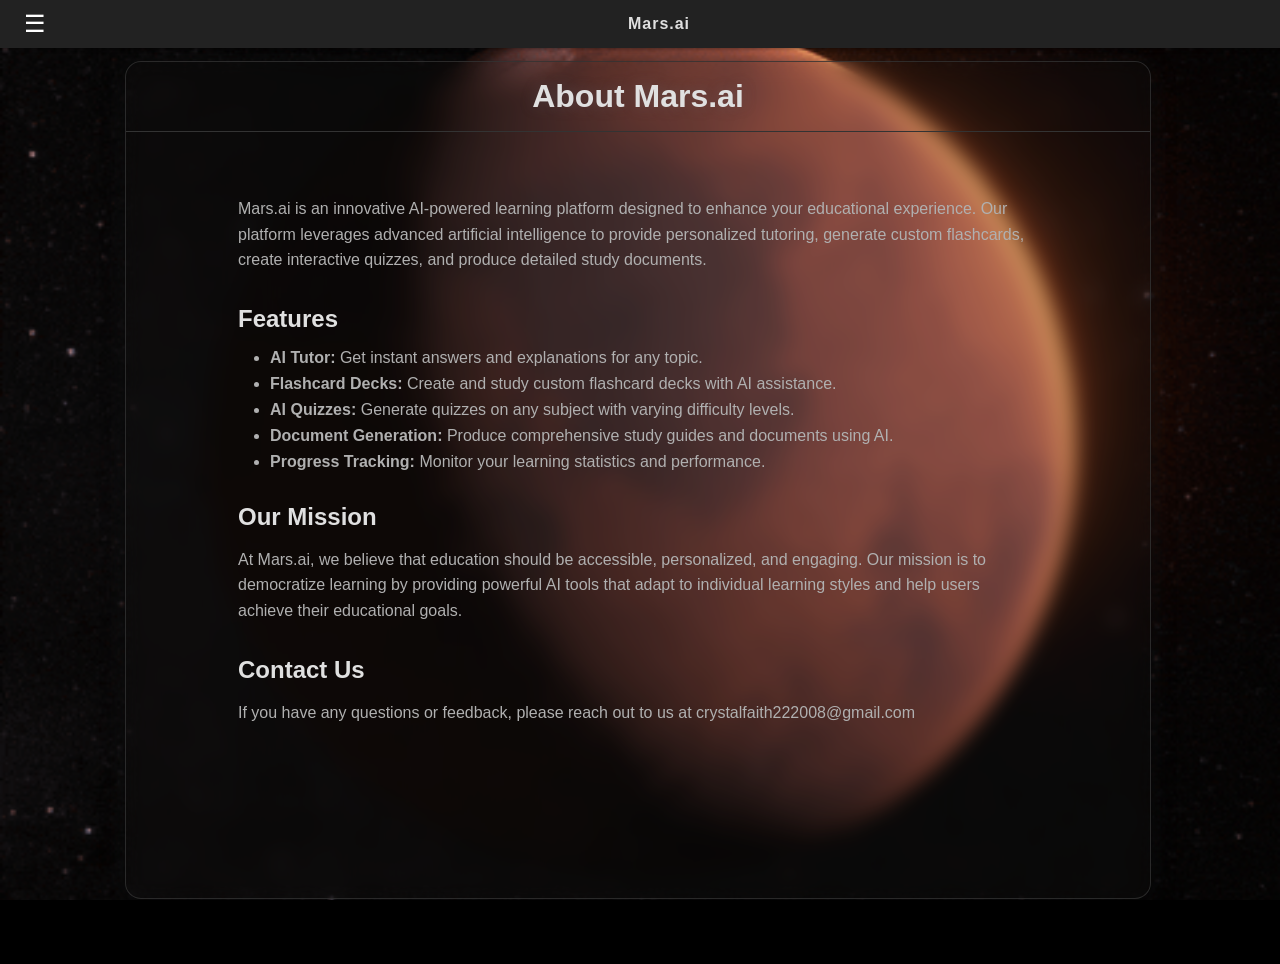
<file: about.html>
<!DOCTYPE html>
<html lang="en">
<head>
<meta charset="UTF-8">
<meta name="viewport" content="width=device-width, initial-scale=1.0">
<title>Mars.ai - About</title>
<link rel="stylesheet" href="style.css">
</head>
<body>

<div class="header">
  <button id="sidebar-toggle" style="background: none; border: none; color: white; font-size: 24px; cursor: pointer;">☰</button>
  <h1>Mars.ai</h1>
  <div></div>
</div>

<div class="sidebar">
  <nav class="nav">
    <a href="index.html" onclick="closeSidebarOnNav()">AI Tutor</a>
    <a href="decks.html" onclick="closeSidebarOnNav()">Decks</a>
    <a href="docs.html" onclick="closeSidebarOnNav()">Docs</a>
    <a href="quiz.html" onclick="closeSidebarOnNav()">Quiz</a>
    <a href="stats.html" onclick="closeSidebarOnNav()">Stats</a>
    <a href="about.html" onclick="closeSidebarOnNav()">About</a>
    <a href="terms.html" onclick="closeSidebarOnNav()">Terms</a>
    <a href="#" id="account-link">Account</a>
  </nav>
</div>

<div class="main-section">
  <div class="main-container">
    <div class="page-header">
      <h1>About Mars.ai</h1>
    </div>

    <div class="about-content">
      <p>Mars.ai is an innovative AI-powered learning platform designed to enhance your educational experience. Our platform leverages advanced artificial intelligence to provide personalized tutoring, generate custom flashcards, create interactive quizzes, and produce detailed study documents.</p>

      <h2>Features</h2>
      <ul>
        <li><strong>AI Tutor:</strong> Get instant answers and explanations for any topic.</li>
        <li><strong>Flashcard Decks:</strong> Create and study custom flashcard decks with AI assistance.</li>
        <li><strong>AI Quizzes:</strong> Generate quizzes on any subject with varying difficulty levels.</li>
        <li><strong>Document Generation:</strong> Produce comprehensive study guides and documents using AI.</li>
        <li><strong>Progress Tracking:</strong> Monitor your learning statistics and performance.</li>
      </ul>

      <h2>Our Mission</h2>
      <p>At Mars.ai, we believe that education should be accessible, personalized, and engaging. Our mission is to democratize learning by providing powerful AI tools that adapt to individual learning styles and help users achieve their educational goals.</p>

      <h2>Contact Us</h2>
      <p>If you have any questions or feedback, please reach out to us at crystalfaith222008@gmail.com</p>
    </div>
  </div>
</div>

<div class="modal" id="account-modal">
  <div class="modal-content">
    <h2>Account</h2>
    <div id="account-info">
      <!-- Account info will be loaded here -->
    </div>
  </div>
</div>

<script>
// Account modal functions
let outsideClickHandler;

function openAccountModal() {
  const modal = document.getElementById('account-modal');
  const info = document.getElementById('account-info');
  const user = JSON.parse(localStorage.getItem('currentUser'));
  if (user) {
    info.innerHTML = `<p>Signed in as: ${user.name}</p><button class="auth-btn" onclick="logout()">Logout</button><br><button onclick="closeAccountModal()" style="background: none; border: none; color: #6c757d; cursor: pointer; margin: 1rem auto 0; display: block; text-align: center;">Close</button>`;
  } else {
    info.innerHTML = `<p>Not signed in</p><button class="auth-btn" onclick="window.location.href='sign-in.html'">Sign In</button><br><button onclick="closeAccountModal()" style="background: none; border: none; color: #6c757d; cursor: pointer; margin: 1rem auto 0; display: block; text-align: center;">Close</button>`;
  }
  modal.classList.add('show');
  outsideClickHandler = function(e) {
    if (e.target.id === 'account-modal') {
      closeAccountModal();
    }
  };
  document.addEventListener('click', outsideClickHandler);
}

function closeAccountModal() {
  document.getElementById('account-modal').classList.remove('show');
  if (outsideClickHandler) {
    document.removeEventListener('click', outsideClickHandler);
    outsideClickHandler = null;
  }
}

function logout() {
  localStorage.removeItem('currentUser');
  closeAccountModal();
  window.location.href = 'sign-in.html';
}

// Event listener for account link
document.getElementById('account-link').addEventListener('click', function(e) {
  e.preventDefault();
  openAccountModal();
});

// Sidebar toggle
document.getElementById('sidebar-toggle').addEventListener('click', () => {
  document.body.classList.toggle('sidebar-open');
  localStorage.setItem('sidebarOpen', document.body.classList.contains('sidebar-open'));
});

// Close sidebar on navigation
function closeSidebarOnNav() {
  document.body.classList.remove('sidebar-open');
  localStorage.setItem('sidebarOpen', false);
}

// Initialize sidebar state
if (localStorage.getItem('sidebarOpen') === 'true') {
  document.body.classList.add('sidebar-open');
}
document.body.classList.add('sidebar-initialized');

// Close sidebar when clicking outside
document.addEventListener('click', (e) => {
  const sidebar = document.querySelector('.sidebar');
  const toggle = document.getElementById('sidebar-toggle');
  const accountModal = document.getElementById('account-modal');
  if (!sidebar.contains(e.target) && !toggle.contains(e.target) && document.body.classList.contains('sidebar-open') && !accountModal.classList.contains('show')) {
    document.body.classList.remove('sidebar-open');
    localStorage.setItem('sidebarOpen', false);
  }
});
</script>

<script>
  const toggle = document.getElementById('sidebar-toggle');
  toggle.addEventListener('click', () => {
    document.body.classList.toggle('sidebar-closed');
  });
</script>

</body>
</html>
</file>
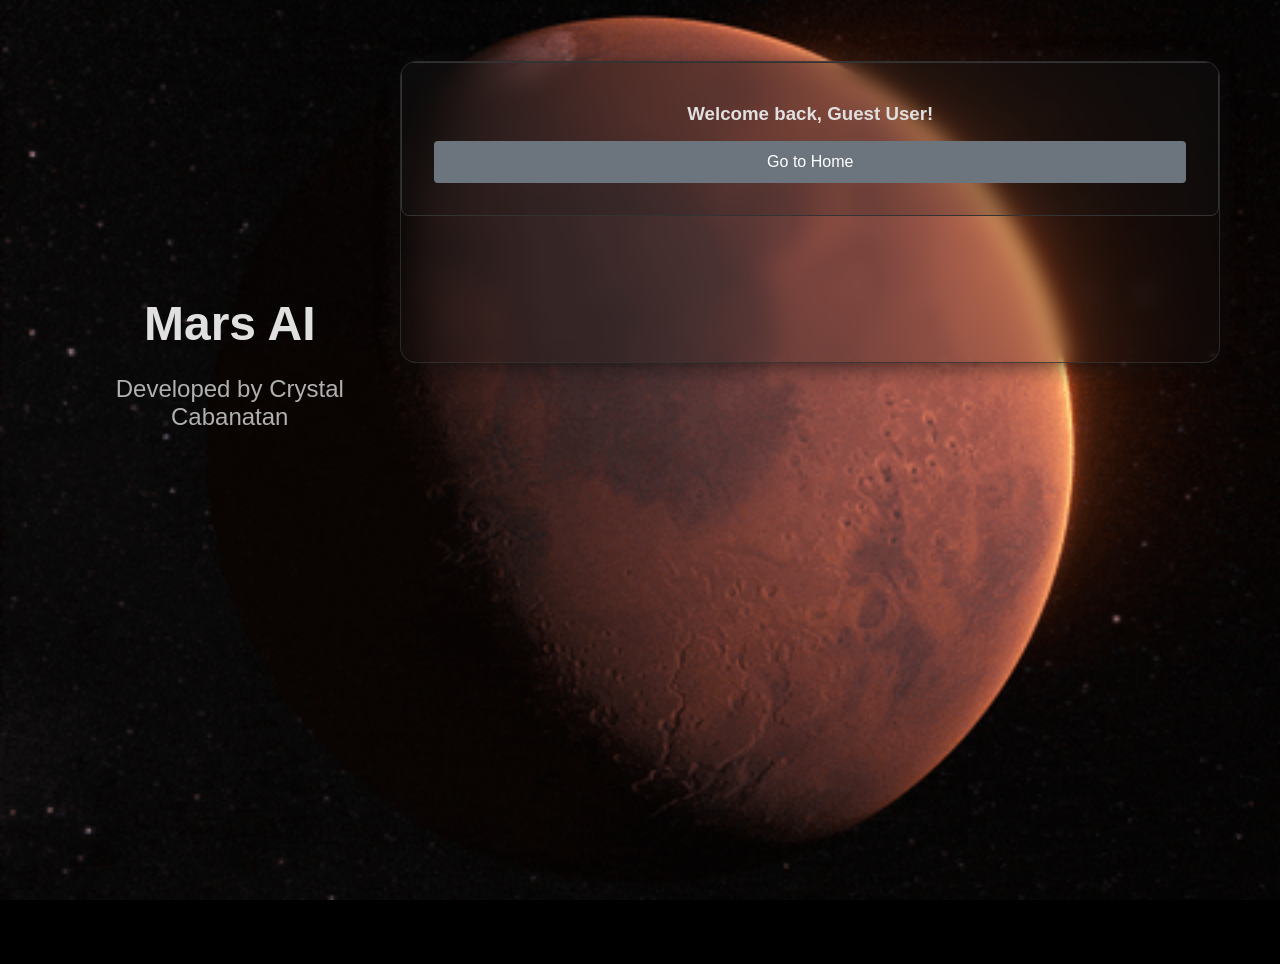
<file: sign-in.html>
<!DOCTYPE html>
<html lang="en">
<head>
<meta charset="UTF-8">
<meta name="viewport" content="width=device-width, initial-scale=1.0">
<title>Mars.ai - Sign In</title>

<link rel="stylesheet" href="style.css">
<script src="https://accounts.google.com/gsi/client" async defer></script>
</head>
<body class="sign-in-page">

<div class="main-section">
  <div class="left-panel">
    <h1>Mars AI</h1>
    <p>Developed by Crystal Cabanatan</p>
  </div>
  <div class="main-container">
  <div class="user-info" id="user-info" style="display: none;">
    <h3 id="username"></h3>
    <button class="auth-btn" onclick="window.location.href='index.html'">Go to Home</button>
  </div>

  <div id="auth-forms">
    <h2>Sign In</h2>
    <div id="google-signin-btn"></div>
  </div>
</div>

<script>
let currentUser = null;

// Show message function
function showMessage(message, type) {
  // Simple alert for now, or you can implement a proper message display
  alert(message);
}

// Check if user is already signed in
function checkAuth() {
  const user = JSON.parse(localStorage.getItem('currentUser'));
  if (user) {
    const urlParams = new URLSearchParams(window.location.search);
    const redirect = urlParams.get('redirect');
    if (redirect) {
      window.location.href = decodeURIComponent(redirect);
      return;
    }
    // Show user info instead of redirecting immediately
    document.getElementById('username').textContent = `Welcome back, ${user.name}!`;
    document.getElementById('user-info').style.display = 'block';
    document.getElementById('auth-forms').style.display = 'none';
  }
}

// Decode JWT response
function decodeJwtResponse(token) {
  var base64Url = token.split('.')[1];
  var base64 = base64Url.replace(/-/g, '+').replace(/_/g, '/');
  var jsonPayload = decodeURIComponent(atob(base64).split('').map(function(c) {
    return '%' + ('00' + c.charCodeAt(0).toString(16)).slice(-2);
  }).join(''));
  return JSON.parse(jsonPayload);
}

// Google Sign-In callback
function handleCredentialResponse(response) {
  const responsePayload = decodeJwtResponse(response.credential);
  const user = {
    id: responsePayload.sub,
    name: responsePayload.name,
    email: responsePayload.email,
    image: responsePayload.picture,
    provider: 'google'
  };

  currentUser = user;
  localStorage.setItem('currentUser', JSON.stringify(user));
  showMessage('Successfully signed in with Google!', 'success');
  setTimeout(() => {
    const urlParams = new URLSearchParams(window.location.search);
    const redirect = urlParams.get('redirect');
    window.location.href = redirect ? decodeURIComponent(redirect) : 'index.html';
  }, 2000);
}

// Logout
function logout() {
  currentUser = null;
  localStorage.removeItem('currentUser');
  window.location.href = 'sign-in.html';
}

// Initialize Google Identity Services
window.onload = function() {
  google.accounts.id.initialize({
    client_id: '431515268389-7pouo7emgdpq7185pqlsg50jvv3ushth.apps.googleusercontent.com',
    callback: handleCredentialResponse
  });

  google.accounts.id.renderButton(
    document.getElementById('google-signin-btn'),
    { theme: 'filled_black', size: 'large', text: 'signin_with', shape: 'rectangular' }
  );
};

// Initialize
checkAuth();
</script>

</body>
</html>
</file>
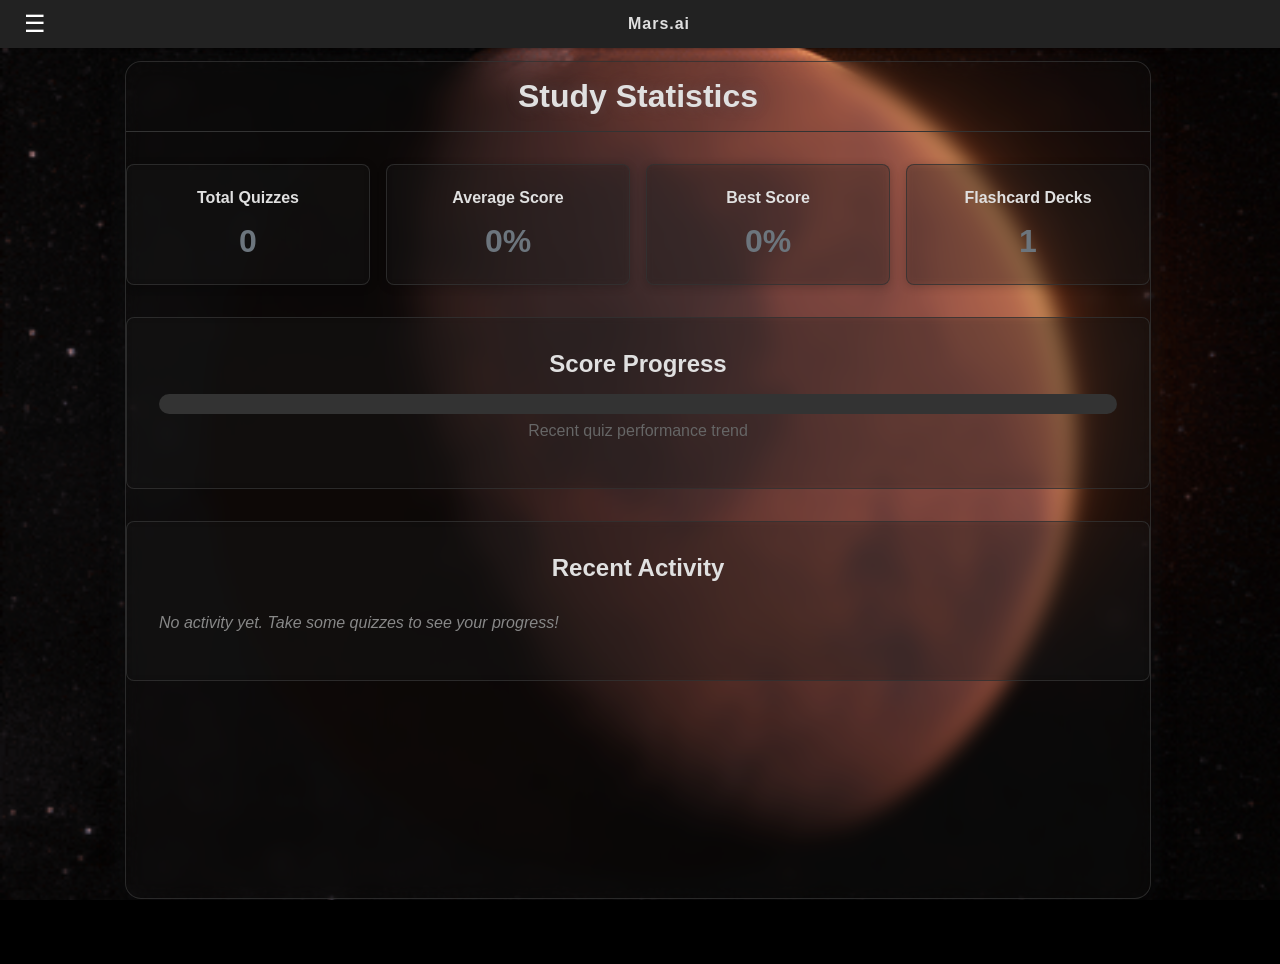
<file: stats.html>
<!DOCTYPE html>
<html lang="en">
<head>
<meta charset="UTF-8">
<meta name="viewport" content="width=device-width, initial-scale=1.0">
<title>mars.ai - Study Statistics</title>


<link rel="stylesheet" href="style.css">
</head>
<body>

<div class="header">
  <button id="sidebar-toggle" style="background: none; border: none; color: white; font-size: 24px; cursor: pointer;">☰</button>
  <h1>Mars.ai</h1>
  <div></div>
</div>

<div class="sidebar">
  <nav class="nav">
    <a href="index.html" onclick="closeSidebarOnNav()">AI Tutor</a>
    <a href="decks.html" onclick="closeSidebarOnNav()">Decks</a>
    <a href="docs.html" onclick="closeSidebarOnNav()">Docs</a>
    <a href="quiz.html" onclick="closeSidebarOnNav()">Quiz</a>
    <a href="stats.html" onclick="closeSidebarOnNav()">Stats</a>
    <a href="about.html" onclick="closeSidebarOnNav()">About</a>
    <a href="terms.html" onclick="closeSidebarOnNav()">Terms</a>
    <a href="#" id="account-link">Account</a>
  </nav>
</div>

<div class="main-section">
  <div class="main-container">
    <div class="page-header">
      <h1>Study Statistics</h1>
    </div>

    <div class="stats-grid">
      <div class="stat-card">
        <h3>Total Quizzes</h3>
        <div class="stat-value" id="total-quizzes">0</div>
      </div>
      <div class="stat-card">
        <h3>Average Score</h3>
        <div class="stat-value" id="average-score">0%</div>
      </div>
      <div class="stat-card">
        <h3>Best Score</h3>
        <div class="stat-value" id="best-score">0%</div>
      </div>
      <div class="stat-card">
        <h3>Flashcard Decks</h3>
        <div class="stat-value" id="total-decks">0</div>
      </div>
    </div>

    <div class="chart-container">
      <h2>Score Progress</h2>
      <div class="progress-bar">
        <div class="progress-fill" id="progress-fill" style="width: 0%;"></div>
      </div>
      <p style="text-align: center; margin-top: 0.5rem; color: #666;">Recent quiz performance trend</p>
    </div>

    <div class="recent-activity">
      <h2>Recent Activity</h2>
      <ul class="activity-list" id="activity-list">
        <li class="no-data">No activity yet. Take some quizzes to see your progress!</li>
      </ul>
    </div>
  </div>
</div>

<div class="modal" id="account-modal">
  <div class="modal-content">
    <h2>Account</h2>
    <div id="account-info">
      <!-- Account info will be loaded here -->
    </div>
  </div>
</div>

<script>
// Sign-in bypassed for testing
// Sign-in bypassed - auto-create guest user
let user = JSON.parse(localStorage.getItem('currentUser'));
if (!user) {
  user = { id: 'temp', name: 'Guest User' };
  localStorage.setItem('currentUser', JSON.stringify(user));
}

function loadStats() {
  const quizStats = JSON.parse(localStorage.getItem('quizStats_' + user.id)) || [];
  const decks = JSON.parse(localStorage.getItem('flashcardDecks_' + user.id)) || [];

  // Calculate stats
  const totalQuizzes = quizStats.length;
  const totalDecks = decks.length;

  let totalScore = 0;
  let bestScore = 0;

  quizStats.forEach(stat => {
    totalScore += stat.score;
    if (stat.score > bestScore) bestScore = stat.score;
  });

  const averageScore = totalQuizzes > 0 ? Math.round(totalScore / totalQuizzes) : 0;

  // Update display
  document.getElementById('total-quizzes').textContent = totalQuizzes;
  document.getElementById('average-score').textContent = `${averageScore}%`;
  document.getElementById('best-score').textContent = `${bestScore}%`;
  document.getElementById('total-decks').textContent = totalDecks;

  // Progress bar (simplified - shows average score)
  document.getElementById('progress-fill').style.width = `${averageScore}%`;

  // Recent activity
  const activityList = document.getElementById('activity-list');
  if (quizStats.length === 0) return;

  activityList.innerHTML = '';

  // Show last 10 activities
  const recentStats = quizStats.slice(-10).reverse();
  recentStats.forEach(stat => {
    const date = new Date(stat.date).toLocaleDateString();
    const item = document.createElement('li');
    item.className = 'activity-item';
    item.innerHTML = `
      <div>
        <div class="activity-type">Quiz Completed</div>
        <div class="activity-date">${date}</div>
      </div>
      <div class="activity-score">${stat.score}%</div>
    `;
    activityList.appendChild(item);
  });
}

// Load stats on page load
loadStats();

// Refresh stats every 5 seconds (in case user takes quiz in another tab)
setInterval(loadStats, 5000);

// Account modal functions
let outsideClickHandler;

function openAccountModal() {
  const modal = document.getElementById('account-modal');
  const info = document.getElementById('account-info');
  if (user && user.id !== 'temp') {
    info.innerHTML = `<p>Signed in as: ${user.name}</p><button class="auth-btn" onclick="logout()">Logout</button><br><button onclick="closeAccountModal()" style="background: none; border: none; color: #6c757d; cursor: pointer; margin: 1rem auto 0; display: block; text-align: center;">Close</button>`;
  } else {
    info.innerHTML = `<p>Guest User</p><p style="font-size: 0.85rem; color: #aaa;">Using local storage</p><br><button onclick="closeAccountModal()" style="background: none; border: none; color: #6c757d; cursor: pointer; margin: 1rem auto 0; display: block; text-align: center;">Close</button>`;
  }
  modal.classList.add('show');
  outsideClickHandler = function(e) {
    if (e.target.id === 'account-modal') {
      closeAccountModal();
    }
  };
  document.addEventListener('click', outsideClickHandler);
}

function closeAccountModal() {
  document.getElementById('account-modal').classList.remove('show');
  if (outsideClickHandler) {
    document.removeEventListener('click', outsideClickHandler);
    outsideClickHandler = null;
  }
}

function logout() {
  localStorage.removeItem('currentUser');
  // Recreate guest user
  user = { id: 'temp', name: 'Guest User' };
  localStorage.setItem('currentUser', JSON.stringify(user));
  closeAccountModal();
}

// Event listener for account link
document.getElementById('account-link').addEventListener('click', function(e) {
  e.preventDefault();
  openAccountModal();
});

// Sidebar toggle
document.getElementById('sidebar-toggle').addEventListener('click', () => {
  document.body.classList.toggle('sidebar-open');
  localStorage.setItem('sidebarOpen', document.body.classList.contains('sidebar-open'));
});

// Close sidebar on navigation
function closeSidebarOnNav() {
  document.body.classList.remove('sidebar-open');
  localStorage.setItem('sidebarOpen', false);
}

// Initialize sidebar state
if (localStorage.getItem('sidebarOpen') === 'true') {
  document.body.classList.add('sidebar-open');
}
document.body.classList.add('sidebar-initialized');

// Close sidebar when clicking outside
document.addEventListener('click', (e) => {
  const sidebar = document.querySelector('.sidebar');
  const toggle = document.getElementById('sidebar-toggle');
  const accountModal = document.getElementById('account-modal');
  if (!sidebar.contains(e.target) && !toggle.contains(e.target) && document.body.classList.contains('sidebar-open') && !accountModal.classList.contains('show')) {
    document.body.classList.remove('sidebar-open');
    localStorage.setItem('sidebarOpen', false);
  }
});
</script>

<script>
  const toggle = document.getElementById('sidebar-toggle');
  toggle.addEventListener('click', () => {
    document.body.classList.toggle('sidebar-closed');
  });
</script>

</body>
</html>
</file>
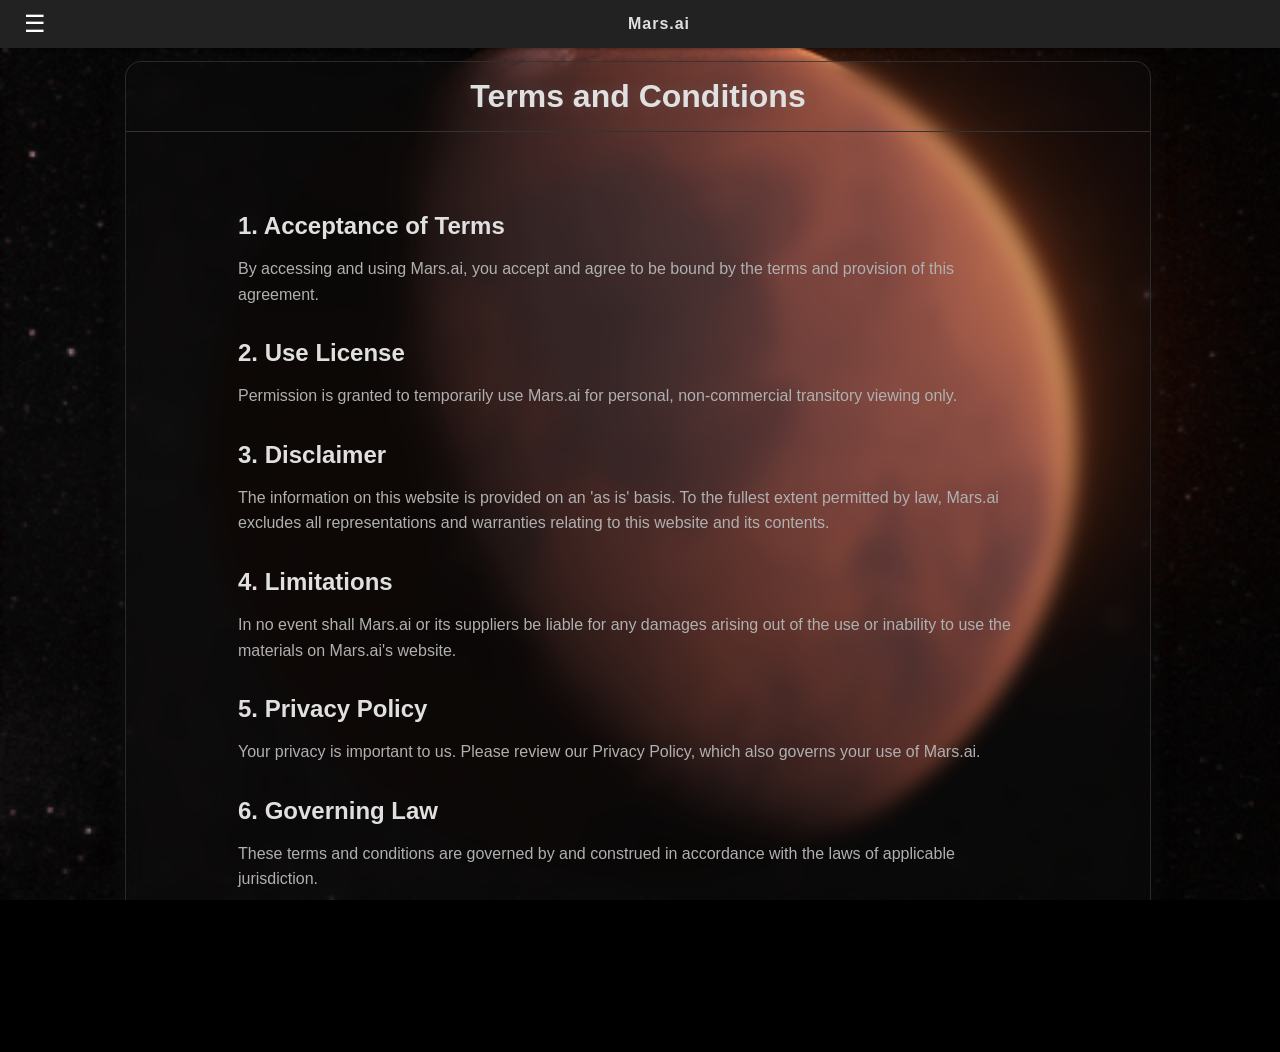
<file: terms.html>
<!DOCTYPE html>
<html lang="en">
<head>
<meta charset="UTF-8">
<meta name="viewport" content="width=device-width, initial-scale=1.0">
<title>Mars.ai - Terms and Conditions</title>
<link rel="stylesheet" href="style.css">
</head>
<body>

<div class="header">
  <button id="sidebar-toggle" style="background: none; border: none; color: white; font-size: 24px; cursor: pointer;">☰</button>
  <h1>Mars.ai</h1>
  <div></div>
</div>

<div class="sidebar">
  <nav class="nav">
    <a href="index.html" onclick="closeSidebarOnNav()">AI Tutor</a>
    <a href="decks.html" onclick="closeSidebarOnNav()">Decks</a>
    <a href="docs.html" onclick="closeSidebarOnNav()">Docs</a>
    <a href="quiz.html" onclick="closeSidebarOnNav()">Quiz</a>
    <a href="stats.html" onclick="closeSidebarOnNav()">Stats</a>
    <a href="about.html" onclick="closeSidebarOnNav()">About</a>
    <a href="terms.html" onclick="closeSidebarOnNav()">Terms</a>
    <a href="#" id="account-link">Account</a>
  </nav>
</div>

<div class="main-section">
  <div class="main-container">
    <div class="page-header">
      <h1>Terms and Conditions</h1>
    </div>

    <div class="terms-content">
      <h2>1. Acceptance of Terms</h2>
      <p>By accessing and using Mars.ai, you accept and agree to be bound by the terms and provision of this agreement.</p>

      <h2>2. Use License</h2>
      <p>Permission is granted to temporarily use Mars.ai for personal, non-commercial transitory viewing only.</p>

      <h2>3. Disclaimer</h2>
      <p>The information on this website is provided on an 'as is' basis. To the fullest extent permitted by law, Mars.ai excludes all representations and warranties relating to this website and its contents.</p>

      <h2>4. Limitations</h2>
      <p>In no event shall Mars.ai or its suppliers be liable for any damages arising out of the use or inability to use the materials on Mars.ai's website.</p>

      <h2>5. Privacy Policy</h2>
      <p>Your privacy is important to us. Please review our Privacy Policy, which also governs your use of Mars.ai.</p>

      <h2>6. Governing Law</h2>
      <p>These terms and conditions are governed by and construed in accordance with the laws of applicable jurisdiction.</p>

      <h2>7. Contact Information</h2>
      <p>If you have any questions about these Terms and Conditions, please contact us at crystalfaith222008@gmail.com</p>
    </div>
  </div>
</div>

<div class="modal" id="account-modal">
  <div class="modal-content">
    <h2>Account</h2>
    <div id="account-info">
      <!-- Account info will be loaded here -->
    </div>
  </div>
</div>

<script>
// Account modal functions
let outsideClickHandler;

function openAccountModal() {
  const modal = document.getElementById('account-modal');
  const info = document.getElementById('account-info');
  const user = JSON.parse(localStorage.getItem('currentUser'));
  if (user) {
    info.innerHTML = `<p>Signed in as: ${user.name}</p><button class="auth-btn" onclick="logout()">Logout</button><br><button onclick="closeAccountModal()" style="background: none; border: none; color: #6c757d; cursor: pointer; margin: 1rem auto 0; display: block; text-align: center;">Close</button>`;
  } else {
    info.innerHTML = `<p>Not signed in</p><button class="auth-btn" onclick="window.location.href='sign-in.html'">Sign In</button><br><button onclick="closeAccountModal()" style="background: none; border: none; color: #6c757d; cursor: pointer; margin: 1rem auto 0; display: block; text-align: center;">Close</button>`;
  }
  modal.classList.add('show');
  outsideClickHandler = function(e) {
    if (e.target.id === 'account-modal') {
      closeAccountModal();
    }
  };
  document.addEventListener('click', outsideClickHandler);
}

function closeAccountModal() {
  document.getElementById('account-modal').classList.remove('show');
  if (outsideClickHandler) {
    document.removeEventListener('click', outsideClickHandler);
    outsideClickHandler = null;
  }
}

function logout() {
  localStorage.removeItem('currentUser');
  closeAccountModal();
  window.location.href = 'sign-in.html';
}

// Event listener for account link
document.getElementById('account-link').addEventListener('click', function(e) {
  e.preventDefault();
  openAccountModal();
});

// Sidebar toggle
document.getElementById('sidebar-toggle').addEventListener('click', () => {
  document.body.classList.toggle('sidebar-open');
  localStorage.setItem('sidebarOpen', document.body.classList.contains('sidebar-open'));
});

// Close sidebar on navigation
function closeSidebarOnNav() {
  document.body.classList.remove('sidebar-open');
  localStorage.setItem('sidebarOpen', false);
}

// Initialize sidebar state
if (localStorage.getItem('sidebarOpen') === 'true') {
  document.body.classList.add('sidebar-open');
}
document.body.classList.add('sidebar-initialized');

// Close sidebar when clicking outside
document.addEventListener('click', (e) => {
  const sidebar = document.querySelector('.sidebar');
  const toggle = document.getElementById('sidebar-toggle');
  const accountModal = document.getElementById('account-modal');
  if (!sidebar.contains(e.target) && !toggle.contains(e.target) && document.body.classList.contains('sidebar-open') && !accountModal.classList.contains('show')) {
    document.body.classList.remove('sidebar-open');
    localStorage.setItem('sidebarOpen', false);
  }
});
</script>

<script>
  const toggle = document.getElementById('sidebar-toggle');
  toggle.addEventListener('click', () => {
    document.body.classList.toggle('sidebar-closed');
  });
</script>

</body>
</html>
</file>
<file: style.css>
/* Mars.ai Unified Theme */
html, body {
    margin: 0;
    padding: 0;
    height: 100%;
    width: 100%;
    background: #000 url('mars1.gif') center center / cover no-repeat fixed;
    font-family: Arial, sans-serif;
    color: #e0e0e0;
    overflow-x: hidden;
    overflow-y: auto;
}

button {
    background: #6c757d;
    color: white;
    border: none;
    border-radius: 4px;
    cursor: pointer;
    transition: 0.3s;
}

button:hover {
    background: #5a6268;
}

.header {
  background: #222;
  color: white;
  height: 48px;
  display: flex;
  align-items: center;
  justify-content: space-between;
  padding: 0 1rem;
  position: fixed;
  top: 0;
  left: 0;
  right: 0;
  z-index: 1000;
  box-shadow: 0 1px 4px rgba(0,0,0,0.4);
}

.header h1 {
  font-size: 1rem;
  font-weight: 600;
  margin: 0;
  letter-spacing: 1px;
}

.sidebar {
    position: fixed;
    top: 48px;
    left: 0;
    width: 220px;
    height: calc(100vh - 48px);
    background: rgba(26, 26, 26, 0.2);
    padding: 1rem 0;
    transition: transform 0.3s ease;
    z-index: 999;
    border-right: 1px solid #333;
    transform: translateX(-100%);
}

body.sidebar-open .sidebar {
  transform: translateX(0);
}

body:not(.sidebar-initialized) .sidebar {
  transition: none;
}


.nav {
  display: flex;
  flex-direction: column;
  gap: 0.5rem;
  padding: 0 1rem;
}

.nav a {
  color: white;
  text-decoration: none;
  padding: 0.75rem 1rem;
  border-radius: 8px;
  transition:0.3s;
}

.nav a:hover {
  background: #333;
}

#sidebar-toggle {
  background: none;
  border: none;
  color: white;
  font-size: 1.5rem;
  cursor: pointer;
  transition: all 0.3s ease;
  border-radius: 4px;
  padding: 0.5rem;
  animation: togglePulse 3s ease-in-out infinite;
}

#sidebar-toggle:hover {
  background: rgba(108, 117, 125, 0.2);
  box-shadow: 0 0 15px rgba(108, 117, 125, 0.3);
  transform: scale(1.1);
}

@keyframes togglePulse {
   0%, 100% { box-shadow: 0 0 5px rgba(108, 117, 125, 0.1); }
   50% { box-shadow: 0 0 10px rgba(108, 117, 125, 0.2); }
}

.main-section {
    min-height: 100vh;
    display: flex;
    justify-content: center;
    align-items: flex-start;
    padding: 64px 0 0;
    transition: margin-left 0.3s ease;
}

.main-container {
    background: rgba(26, 26, 26, 0.2);
    backdrop-filter: blur(10px);
    -webkit-backdrop-filter: blur(10px);
    border: 1px solid rgba(51, 51, 51, 0.8);
    border-radius: 16px;
    box-shadow: 0 4px 20px rgba(0,0,0,0.5), 0 0 30px rgba(108, 117, 125, 0.1);
    width: clamp(350px, 80vw, 1200px);
    min-height: calc(100vh - 64px);
    padding: 0;
    margin-left: 15px;
    margin-right: 20px;
    margin-top: -3px;
    display: flex;
    flex-direction: column;
    animation: quizFormBounce 0.8s ease-out 0.1s both;
    transition: box-shadow 0.3s ease;
    overflow-y: auto;
}

.main-container:hover {
  box-shadow: 0 4px 20px rgba(0,0,0,0.5), 0 0 40px rgba(108, 117, 125, 0.2);
}

@keyframes slideInUp {
   from {
      opacity: 0;
      transform: translateY(30px);
   }
   to {
      opacity: 1;
      transform: translateY(0);
   }
}

@keyframes glowPulse {
   from { box-shadow: 0 4px 20px rgba(0,0,0,0.5), 0 0 30px rgba(108, 117, 125, 0.1); }
   to { box-shadow: 0 4px 20px rgba(0,0,0,0.5), 0 0 35px rgba(108, 117, 125, 0.15); }
}

body.sidebar-open .main-section {
    margin-left: 220px;
    filter: blur(5px);
}

body.sidebar-open::before {
    content: '';
    position: fixed;
    top: 0;
    left: 0;
    width: 100%;
    height: 100%;
    background: transparent;
    z-index: 998;
    pointer-events: none;
}

body.right-sidebar-open .main-section {
    margin-right: 220px;
    filter: blur(5px);
}

body.right-sidebar-open::before {
    content: '';
    position: fixed;
    top: 0;
    left: 0;
    width: 100%;
    height: 100%;
    background: transparent;
    z-index: 998;
    pointer-events: none;
}

.sign-in-page .main-section {
    justify-content: space-between;
}

.left-panel {
   text-align: center;
   position: static;
   font-size: clamp(0.8rem, 2vw, 1.2rem);
   margin-top: 100px;
   margin-left: 30px;
   padding: 2rem;
   color: #e0e0e0;
}

.left-panel h1 {
   font-size: clamp(1.5rem, 5vw, 3rem);
   position: static;
   margin-top: 100px;
   margin-left: 30px;
   margin-bottom: 0.5rem;
}

.left-panel p {
   font-size: clamp(0.8rem, 2vw, 1.5rem);
   position: static;
   margin-left: 30px;
   color: #b0b0b0;
}

h1, h2, h3 {
  color: #e0e0e0;
  font-weight: 600;
  margin: 0.5rem 0 1rem 0;
  text-align: center;
}

::-webkit-scrollbar {
  width: 8px;
}
::-webkit-scrollbar-thumb {
  background: #444;
  border-radius: 4px;
}

@keyframes fadeIn {
  from { opacity: 0; transform: translateY(10px); }
  to { opacity: 1; transform: translateY(0); }
}

@media (max-width: 768px) {
  .sidebar {
    transform: translateX(-100%);
  }
  body.sidebar-open .sidebar {
    transform: translateX(0);
  }
  body.sidebar-open .main-section {
    margin-left: 0;
    backdrop-filter: blur(8px);
    -webkit-backdrop-filter: blur(8px);
    opacity: 0.7;
    transition: backdrop-filter 0.3s ease, opacity 0.3s ease;
  }

  .google-docs-paper {
    width: 95%;
    max-width: none;
    margin: 1rem auto;
    min-height: auto;
  }

  #document-content {
    font-size: 10pt;
    line-height: 1.3;
  }
}

/* Chat Interface Styles */
.messages {
   flex: 1;
   overflow-y: auto;
   padding: 1rem 1.5rem 1rem 1rem;
   display: flex;
   flex-direction: column;
   gap: 1rem;
}

.message {
  display: flex;
  align-items: flex-start;
  gap: 0.5rem;
  margin-bottom: 1rem;
}

.message.user {
  justify-content: flex-end;
}

.message.bot {
  justify-content: flex-start;
}

.avatar {
  width: 40px;
  height: 40px;
  border-radius: 50%;
  flex-shrink: 0;
  object-fit: cover;
}

.bubble {
     max-width: 85%;
     padding: 0.75rem 1rem;
     border-radius: 18px;
     word-wrap: break-word;
     line-height: 1.4;
     text-align: left;
     position: relative;
}

.bubble p {
   margin: 0.5rem 0;
   padding: 0.5rem 0;
   border-bottom: 1px solid rgba(255,255,255,0.1);
}

.bubble p:first-child {
   margin-top: 0;
   padding-top: 0;
}

.bubble p:last-child {
   margin-bottom: 0;
   padding-bottom: 0;
   border-bottom: none;
}

.message.user .bubble {
   background: #6c757d;
   color: white;
   border-bottom-right-radius: 4px;
   text-align: right;
}

.message.bot .bubble {
   background: #333;
   color: #e0e0e0;
   border-bottom-left-radius: 4px;
}

.copy-btn {
   position: absolute;
   bottom: 5px;
   right: 5px;
   background: none;
   border: none;
   color: #888;
   cursor: pointer;
   opacity: 0.7;
   padding: 2px;
   border-radius: 3px;
   transition: opacity 0.2s;
}

.copy-btn:hover {
   opacity: 1;
   background: rgba(255, 255, 255, 0.1);
}


.input-area {
   border-radius: 20px;
   display: flex;
   gap: 0.5rem;
   align-items: center;
   padding: 1rem;
   padding-right: 1.5rem;
   border-top: 1px solid #333;
   background: #1a1a1a;
}

.input-area input[type="text"] {
  flex: 1;
  padding: 0.75rem 1rem;
  border: 1px solid #444;
  border-radius: 20px;
  background: #222;
  color: #e0e0e0;
  font-size: 1rem;
}

.input-area input[type="text"]:focus {
  outline: none;
  border-color: #6c757d;
  box-shadow: 0 0 15px rgba(108, 117, 125, 0.4), 0 0 30px rgba(108, 117, 125, 0.2);
}

.input-area button {
  padding: 0.75rem 1rem;
  border: none;
  border-radius: 20px;
  background: #6c757d;
  color: white;
  cursor: pointer;
  font-size: 1rem;
  transition: all 0.3s ease;
  box-shadow: 0 0 10px rgba(108, 117, 125, 0.3);
}

.input-area button:hover {
   background: #5a6268;
   box-shadow: 0 0 20px rgba(108, 117, 125, 0.5), 0 0 30px rgba(108, 117, 125, 0.3);
   transform: translateY(-1px);
}

.input-area button svg {
   vertical-align: middle;
   border-radius: 50%;
}

.input-area button:last-child {
   margin-right: 0.5rem;
}

.chat-header {
   text-align: center;
   padding: 1rem 0;
   border-bottom: 1px solid #333;
   margin-bottom: 2rem;
   animation: chatHeaderSlide 0.7s ease-out 0.1s both;
}

.chat-header h1 {
  font-size: 1.5rem;
  margin: 0;
  animation: chatTitlePulse 2s ease-in-out infinite;
}

@keyframes chatHeaderSlide {
   from {
      opacity: 0;
      transform: translateY(-20px) scale(0.95);
   }
   to {
      opacity: 1;
      transform: translateY(0) scale(1);
   }
}

@keyframes chatTitlePulse {
   0%, 100% {
      text-shadow: 0 0 5px rgba(108, 117, 125, 0.3);
   }
   50% {
      text-shadow: 0 0 15px rgba(108, 117, 125, 0.6), 0 0 25px rgba(108, 117, 125, 0.3);
   }
}

/* Page Headers */
.page-header {
  text-align: center;
  padding: 1rem 0;
  border-bottom: 1px solid #333;
  margin-bottom: 2rem;
  animation: headerSlideDown 0.8s ease-out;
}

.page-header h1 {
  font-size: 2rem;
  margin: 0;
  animation: titleGlow 1.5s ease-out 0.3s both;
}

@keyframes headerSlideDown {
   from {
      opacity: 0;
      transform: translateY(-30px);
   }
   to {
      opacity: 1;
      transform: translateY(0);
   }
}

@keyframes titleGlow {
   0% {
      text-shadow: 0 0 10px rgba(108, 117, 125, 0.5);
      transform: scale(0.9);
   }
   50% {
      text-shadow: 0 0 20px rgba(108, 117, 125, 0.8), 0 0 30px rgba(108, 117, 125, 0.4);
      transform: scale(1.05);
   }
   100% {
      text-shadow: 0 0 15px rgba(108, 117, 125, 0.3);
      transform: scale(1);
   }
}

/* Decks Page */
.create-deck {
   margin-bottom: 2rem;
   padding: 1rem;
   background: rgba(26, 26, 26, 0.2);
   border-radius: 8px;
   border: 1px solid #333;
   animation: deckFormSlide 0.7s ease-out 0.2s both;
}

@keyframes deckFormSlide {
   from {
      opacity: 0;
      transform: translateX(-50px) rotate(-2deg);
   }
   to {
      opacity: 1;
      transform: translateX(0) rotate(0deg);
   }
}

.create-deck form {
  display: flex;
  gap: 1rem;
  align-items: center;
}

.create-deck input {
  flex: 1;
  padding: 0.75rem;
  border: 1px solid #444;
  border-radius: 4px;
  background: #222;
  color: #e0e0e0;
}

.create-deck input:focus {
  outline: none;
  border-color: #6c757d;
}

.create-deck button {
  padding: 0.75rem 1.5rem;
  background: #6c757d;
  color: white;
  border: none;
  border-radius: 4px;
  cursor: pointer;
  transition:0.3s;
}

.create-deck button:hover {
  background: #5a6268;
}

.decks-grid {
  display: grid;
  grid-template-columns: repeat(auto-fill, minmax(250px, 1fr));
  gap: 1rem;
}

.deck-card {
    background: rgba(26, 26, 26, 0.2);
    backdrop-filter: blur(5px);
    -webkit-backdrop-filter: blur(5px);
    border: 1px solid rgba(51, 51, 51, 0.8);
    border-radius: 8px;
    padding: 1.5rem;
    transition: all 0.3s ease;
    box-shadow: 0 2px 10px rgba(0,0,0,0.2);
    animation: cardFloat 6s ease-in-out infinite;
}

.deck-card:hover {
  transform: translateY(-4px) scale(1.02);
  box-shadow: 0 8px 25px rgba(108, 117, 125, 0.3), 0 0 40px rgba(108, 117, 125, 0.1);
  border-color: #6c757d;
}

@keyframes cardFloat {
   0%, 100% { transform: translateY(0px); }
   50% { transform: translateY(-2px); }
}

.deck-card h3 {
  margin: 0 0 0.5rem 0;
  color: #e0e0e0;
}

.deck-card p {
  margin: 0 0 1rem 0;
  color: #b0b0b0;
}

.deck-actions {
  display: flex;
  gap: 0.5rem;
}

.deck-actions button {
  flex: 1;
  padding: 0.5rem;
  border: none;
  border-radius: 4px;
  cursor: pointer;
  font-size: 0.9rem;
  transition:0.3s;
}

.deck-actions button:first-child {
  background: #6c757d;
  color: white;
}

.deck-actions button:first-child:hover {
  background: #5a6268;
}

.deck-actions button:nth-child(2) {
  background: #6c757d;
  color: white;
}

.deck-actions button:nth-child(2):hover {
  background: #5a6268;
}

.deck-actions button.delete {
  background: #6c757d;
  color: white;
}

.deck-actions button.delete:hover {
   background: #5a6268;
 }

/* Documents Page */
.create-doc {
   margin-bottom: 2rem;
   padding: 1rem;
   background: rgba(26, 26, 26, 0.2);
   border-radius: 8px;
   border: 1px solid #333;
   animation: docFormSlide 0.7s ease-out 0.2s both;
}

@keyframes docFormSlide {
   from {
      opacity: 0;
      transform: translateX(-50px) rotate(-2deg);
   }
   to {
      opacity: 1;
      transform: translateX(0) rotate(0deg);
   }
}

.create-doc button {
   padding: 0.75rem 1.5rem;
   background: #6c757d;
   color: white;
   border: none;
   border-radius: 4px;
   cursor: pointer;
   transition:0.3s;
}

.create-doc button:hover {
   background: #5a6268;
}

.documents-list {
   display: grid;
   grid-template-columns: repeat(auto-fill, minmax(250px, 1fr));
   gap: 1rem;
}

.doc-card {
    background: rgba(26, 26, 26, 0.2);
    backdrop-filter: blur(5px);
    -webkit-backdrop-filter: blur(5px);
    border: 1px solid rgba(51, 51, 51, 0.8);
    border-radius: 8px;
    padding: 1.5rem;
    transition: all 0.3s ease;
    box-shadow: 0 2px 10px rgba(0,0,0,0.2);
    animation: cardFloat 6s ease-in-out infinite;
}

.doc-card:hover {
   transform: translateY(-4px) scale(1.02);
   box-shadow: 0 8px 25px rgba(108, 117, 125, 0.3), 0 0 40px rgba(108, 117, 125, 0.1);
   border-color: #6c757d;
}

.doc-card h3 {
   margin: 0 0 0.5rem 0;
   color: #e0e0e0;
}

.doc-card p {
   margin: 0 0 1rem 0;
   color: #b0b0b0;
}

.doc-actions {
   display: flex;
   gap: 0.5rem;
}

.doc-actions button {
   flex: 1;
   padding: 0.5rem;
   border: none;
   border-radius: 4px;
   cursor: pointer;
   font-size: 0.9rem;
   transition:0.3s;
}

.doc-actions button:first-child {
   background: #6c757d;
   color: white;
}

.doc-actions button:first-child:hover {
   background: #5a6268;
}

.doc-actions button:nth-child(2) {
   background: #6c757d;
   color: white;
}

.doc-actions button:nth-child(2):hover {
   background: #5a6268;
}

.doc-actions button.delete {
   background: #6c757d;
   color: white;
}

.doc-actions button.delete:hover {
   background: #5a6268;
 }

/* Documents page specific container adjustments */
#list-view,
#document-view {
   height: auto;
   min-height: calc(100vh - 64px);
   overflow-y: auto;
   max-height: calc(100vh - 64px);
 }

/* Study modal specific styling */
#study-modal .modal-content {
   max-width: 700px;
 }

/* AI generation section styling */
#deck-modal h3:nth-of-type(2) {
   margin-top: 2rem;
   padding-top: 1rem;
   border-top: 1px solid #444;
   color: #e0e0e0;
 }

#ai-content-text, #ai-content-file {
   margin-bottom: 1rem;
 }

#regenerate-prompt {
   margin-bottom: 1rem;
 }

/* Modals */
.modal {
  display: none;
  position: fixed;
  top: 0;
  left: 0;
  width: 100%;
  height: 100%;
  background: rgba(0,0,0,0.8);
  z-index: 2000;
  align-items: center;
  justify-content: center;
  padding: 1rem;
  box-sizing: border-box;
}

.modal.show {
  display: flex;
}

.modal-content {
    background: rgba(26, 26, 26, 0.95);
    backdrop-filter: blur(15px);
    -webkit-backdrop-filter: blur(15px);
    border-radius: 12px;
    padding: 2rem;
    max-width: 600px;
    width: 90%;
    max-height: 80vh;
    overflow-y: auto;
    border: 1px solid rgba(108, 117, 125, 0.5);
    box-shadow: 0 8px 32px rgba(0,0,0,0.6), 0 0 60px rgba(108, 117, 125, 0.2);
    animation: modalFadeIn 0.4s ease-out;
}

.modal-content h2 {
  margin-top: 0;
  color: #e0e0e0;
}

.modal-content form {
  display: flex;
  flex-direction: column;
  gap: 1rem;
}

.modal-content input,
.modal-content textarea {
  padding: 0.75rem;
  border: 1px solid #444;
  border-radius: 4px;
  background: #222;
  color: #e0e0e0;
}

.modal-content input:focus,
.modal-content textarea:focus {
  outline: none;
  border-color: #6c757d;
}

.modal-content textarea {
  resize: vertical;
  min-height: 100px;
}

.flashcards {
  margin: 1rem 0;
}

.flashcard {
  background: #222;
  padding: 1rem;
  border-radius: 4px;
  margin-bottom: 0.5rem;
  border: 1px solid #333;
}

.flashcard-actions {
  margin-top: 0.5rem;
  display: flex;
  gap: 0.5rem;
}

.add-flashcard-btn {
  padding: 0.75rem 1.5rem;
  background: #6c757d;
  color: white;
  border: none;
  border-radius: 4px;
  cursor: pointer;
  transition:0.3s;
  margin-top: 1rem;
}

.add-flashcard-btn:hover {
   background: #5a6268;
 }

.add-flashcard-btn:disabled {
   background: #444;
   cursor: not-allowed;
 }

.flashcard-actions button {
  padding: 0.25rem 0.5rem;
  border: none;
  border-radius: 4px;
  cursor: pointer;
  font-size: 0.8rem;
}

.flashcard-actions button:first-child {
  background: #6c757d;
  color: white;
}

.flashcard-actions button.delete {
  background: #6c757d;
  color: white;
}

.modal-actions {
  display: flex;
  gap: 1rem;
  justify-content: flex-end;
  margin-top: 1rem;
}

.modal-actions button {
  padding: 0.75rem 1.5rem;
  border: none;
  border-radius: 4px;
  cursor: pointer;
}

.modal-actions button:first-child {
  background: #6c757d;
  color: white;
}

.modal-actions button:last-child {
  background: #6c757d;
  color: white;
}

/* Quiz Page */
.quiz-generator {
   margin-bottom: 2rem;
   padding: 1rem;
   background: rgba(26, 26, 26, 0.2);
   backdrop-filter: blur(5px);
   -webkit-backdrop-filter: blur(5px);
   border-radius: 8px;
   border: 1px solid rgba(51, 51, 51, 0.8);
   animation: quizFormBounce 0.8s ease-out 0.1s both;
}

@keyframes quizFormBounce {
   0% {
      opacity: 0;
      transform: scale(0.8) translateY(20px);
   }
   50% {
      transform: scale(1.05) translateY(-5px);
   }
   100% {
      opacity: 1;
      transform: scale(1) translateY(0);
   }
}

.quiz-generator form {
  display: flex;
  flex-direction: column;
  gap: 1rem;
}

.quiz-generator label {
  font-weight: 600;
  color: #e0e0e0;
}

.quiz-generator input,
.quiz-generator select,
.quiz-generator textarea {
  padding: 0.75rem;
  border: 1px solid #444;
  border-radius: 4px;
  background: #222;
  color: #e0e0e0;
}

.quiz-generator select {
  cursor: pointer;
}

.quiz-generator input:focus,
.quiz-generator select:focus,
.quiz-generator textarea:focus {
  outline: none;
  border-color: #6c757d;
}

.quiz-generator textarea {
  resize: vertical;
  min-height: 100px;
}

.quiz-generator button {
  padding: 0.75rem 1.5rem;
  background: #6c757d;
  color: white;
  border: none;
  border-radius: 4px;
  cursor: pointer;
  transition:0.3s;
  align-self: flex-start;
}

.quiz-generator button:hover {
  background: #5a6268;
}

.quiz-modal-content {
    background: rgba(26, 26, 26, 0.8);
    backdrop-filter: blur(15px);
    -webkit-backdrop-filter: blur(15px);
    border-radius: 12px;
    padding: 0;
    max-width: 800px;
    width: 90%;
    max-height: 90vh;
    overflow-y: auto;
    border: 1px solid rgba(108, 117, 125, 0.5);
    box-shadow: 0 8px 32px rgba(0,0,0,0.6), 0 0 60px rgba(108, 117, 125, 0.2);
    animation: modalFadeIn 0.4s ease-out;
}

.quiz-section {
  padding: 2rem;
  display: flex;
  flex-direction: column;
  gap: 1rem;
}

.question h3 {
  width: 100%;
  margin-top: 0;
  color: #e0e0e0;
}

.question p {
  font-size: 1.1rem;
  margin-bottom: 1rem;
  color: #e0e0e0;
}

.options {
  display: flex;
  flex-direction: column;
  gap: 0.5rem;
}

.option {
  padding: 0.75rem 1rem;
  border: 1px solid #444;
  border-radius: 4px;
  background: #222;
  color: #e0e0e0;
  cursor: pointer;
  transition: all 0.3s ease;
  box-shadow: 0 1px 5px rgba(0,0,0,0.2);
  animation: optionPulse 5s ease-in-out infinite;
}

.option:hover {
  background: #333;
  border-color: #555;
  box-shadow: 0 2px 15px rgba(108, 117, 125, 0.3), 0 0 20px rgba(108, 117, 125, 0.1);
  transform: translateY(-2px);
}

.option.selected {
  background: #6c757d;
  border-color: #6c757d;
  box-shadow: 0 0 20px rgba(108, 117, 125, 0.6), 0 0 40px rgba(108, 117, 125, 0.3);
  animation: selectedGlow 0.5s ease-out;
}

.option.correct {
  background: #6c757d;
  border-color: #6c757d;
  box-shadow: 0 0 20px rgba(108, 117, 125, 0.6), 0 0 40px rgba(108, 117, 125, 0.3);
}

.option.incorrect {
  background: #6c757d;
  border-color: #6c757d;
  box-shadow: 0 0 20px rgba(108, 117, 125, 0.6), 0 0 40px rgba(108, 117, 125, 0.3);
}

@keyframes optionPulse {
   0%, 100% { box-shadow: 0 1px 5px rgba(0,0,0,0.2); }
   50% { box-shadow: 0 1px 8px rgba(108, 117, 125, 0.15); }
}

@keyframes selectedGlow {
   from {
      box-shadow: 0 0 10px rgba(108, 117, 125, 0.3);
      transform: scale(1);
   }
   to {
      box-shadow: 0 0 20px rgba(108, 117, 125, 0.6), 0 0 40px rgba(108, 117, 125, 0.3);
      transform: scale(1.02);
   }
}

.quiz-actions {
  display: flex;
  justify-content: space-between;
  align-items: center;
  margin-top: 2rem;
}

.quiz-actions button {
  padding: 0.75rem 1.5rem;
  border: none;
  border-radius: 4px;
  cursor: pointer;
  font-size: 1rem;
  transition:0.3s;
}

.quiz-actions button:disabled {
  background: #444;
  color: white;
  cursor: not-allowed;
}

.quiz-actions button:not(:disabled) {
  background: #6c757d;
  color: white;
}

.quiz-actions button:not(:disabled):hover {
  background: #5a6268;
}

.results {
   text-align: center;
   background: rgba(26, 26, 26, 0.2);
   backdrop-filter: blur(5px);
   -webkit-backdrop-filter: blur(5px);
   border: 1px solid rgba(51, 51, 51, 0.8);
   border-radius: 8px;
   padding: 2rem;
}

.results h2 {
  color: #e0e0e0;
  margin-bottom: 1rem;
}

.score {
  font-size: 2rem;
  font-weight: bold;
  color: #6c757d;
  margin-bottom: 2rem;
}

.results button {
  padding: 0.75rem 1.5rem;
  background: #6c757d;
  color: white;
  border: none;
  border-radius: 4px;
  cursor: pointer;
  transition:0.3s;
}

.results button:hover {
  background: #5a6268;
}

/* Stats Page */
.stats-grid {
  display: grid;
  grid-template-columns: repeat(auto-fit, minmax(200px, 1fr));
  gap: 1rem;
  margin-bottom: 2rem;
}

.stats-grid > * {
  animation: statCardStagger 0.6s ease-out both;
}

.stats-grid > *:nth-child(1) { animation-delay: 0.1s; }
.stats-grid > *:nth-child(2) { animation-delay: 0.2s; }
.stats-grid > *:nth-child(3) { animation-delay: 0.3s; }
.stats-grid > *:nth-child(4) { animation-delay: 0.4s; }

@keyframes statCardStagger {
   from {
      opacity: 0;
      transform: translateY(30px) rotate(5deg);
   }
   to {
      opacity: 1;
      transform: translateY(0) rotate(0deg);
   }
}

.stat-card {
    background: rgba(26, 26, 26, 0.2);
    backdrop-filter: blur(5px);
    -webkit-backdrop-filter: blur(5px);
    border: 1px solid rgba(51, 51, 51, 0.8);
    border-radius: 8px;
    padding: 1.5rem;
    text-align: center;
    transition: all 0.3s ease;
    box-shadow: 0 2px 10px rgba(0,0,0,0.2);
    animation: statGlow 4s ease-in-out infinite alternate;
}

.stat-card:hover {
  transform: translateY(-3px) scale(1.05);
  box-shadow: 0 6px 20px rgba(108, 117, 125, 0.4), 0 0 30px rgba(108, 117, 125, 0.2);
  border-color: #6c757d;
}

@keyframes statGlow {
    from { box-shadow: 0 2px 10px rgba(0,0,0,0.2), 0 0 15px rgba(108, 117, 125, 0.1); }
    to { box-shadow: 0 2px 10px rgba(0,0,0,0.2), 0 0 20px rgba(108, 117, 125, 0.15); }
}

@keyframes modalFadeIn {
    from {
        opacity: 0;
        transform: scale(0.9) translateY(-20px);
    }
    to {
        opacity: 1;
        transform: scale(1) translateY(0);
    }
}

.stat-card h3 {
  margin: 0 0 1rem 0;
  color: #e0e0e0;
  font-size: 1rem;
}

.stat-value {
  font-size: 2rem;
  font-weight: bold;
  color: #6c757d;
  margin: 0;
}

.chart-container {
    background: rgba(26, 26, 26, 0.2);
    backdrop-filter: blur(5px);
    -webkit-backdrop-filter: blur(5px);
    border: 1px solid rgba(51, 51, 51, 0.8);
    border-radius: 8px;
    padding: 2rem;
    margin-bottom: 2rem;
}

.chart-container h2 {
  margin-top: 0;
  color: #e0e0e0;
}

.progress-bar {
  width: 100%;
  height: 20px;
  background: #333;
  border-radius: 10px;
  overflow: hidden;
  margin-top: 1rem;
}

.progress-fill {
  height: 100%;
  background: #6c757d;
  transition: width 0.3s ease;
}

.recent-activity {
    background: rgba(26, 26, 26, 0.2);
    backdrop-filter: blur(5px);
    -webkit-backdrop-filter: blur(5px);
    border: 1px solid rgba(51, 51, 51, 0.8);
    border-radius: 8px;
    padding: 2rem;
}

.recent-activity h2 {
  margin-top: 0;
  color: #e0e0e0;
}

.activity-list {
  list-style: none;
  padding: 0;
  margin: 0;
}

.activity-list li, .activity-item {
  display: flex;
  justify-content: space-between;
  align-items: center;
  padding: 1rem 0;
  border-bottom: 1px solid #333;
}

.activity-list li:last-child {
  border-bottom: none;
}

.no-data {
  color: #888;
  font-style: italic;
  text-align: center;
  padding: 2rem;
}

.activity-type {
  font-weight: 600;
  color: #e0e0e0;
  margin-bottom: 0.25rem;
}

.activity-date {
  color: #b0b0b0;
  font-size: 0.9rem;
}

.activity-score {
  font-weight: bold;
  color: #6c757d;
  font-size: 1.1rem;
}

/* Sign-in Page */
.user-info {
    text-align: center;
    background: rgba(26, 26, 26, 0.2);
    border: 1px solid #333;
    border-radius: 8px;
    padding: 2rem;
    margin-bottom: 2rem;
    animation: userInfoFade 0.8s ease-out 0.2s both;
}

@keyframes userInfoFade {
   from {
      opacity: 0;
      transform: scale(0.9) translateY(20px);
      filter: blur(5px);
   }
   to {
      opacity: 1;
      transform: scale(1) translateY(0);
      filter: blur(0);
   }
}

.user-info h3 {
  color: #e0e0e0;
  margin-bottom: 1rem;
}

.user-info p {
  color: #b0b0b0;
  margin-bottom: 1.5rem;
}

.logout-btn {
  padding: 0.75rem 1.5rem;
  background: #6c757d;
  color: white;
  border: none;
  border-radius: 4px;
  cursor: pointer;
  transition: 0.3s;
}

.logout-btn:hover {
  background: #5a6268;
}

.auth-forms {
  max-width: 400px;
  margin: 0 auto;
}

.auth-tabs {
  display: flex;
  margin-bottom: 2rem;
}

.auth-tab {
   flex: 1;
   padding: 0.75rem;
   border: none;
   background: rgba(51, 51, 51, 0.7);
   color: #e0e0e0;
   cursor: pointer;
   transition: 0.3s;
   border-top-left-radius: 0px;
   border-top-right-radius: 8px;
  }

.auth-tab.active {
   background: rgba(108, 117, 125, 0.7);
   color: white;
   border-top-left-radius: 8px;
   border-top-right-radius: 0px;
}

.auth-form {
    display: none;
    background: rgba(26, 26, 26, 0.2);
    backdrop-filter: blur(5px);
    -webkit-backdrop-filter: blur(5px);
    border: 1px solid rgba(51, 51, 51, 0.8);
    border-radius: 8px;
    padding: 2rem;
}

.auth-form.active {
  display: block;
}

.auth-form h2 {
  margin-top: 0;
  color: #e0e0e0;
  text-align: center;
}

.form-group {
  margin-bottom: 1rem;
}

.form-group label {
  display: block;
  margin-bottom: 0.5rem;
  color: #e0e0e0;
  font-weight: 600;
}

.form-group input {
  width: 100%;
  padding: 0.75rem;
  border: 1px solid #444;
  border-radius: 4px;
  background: #222;
  color: #e0e0e0;
  box-sizing: border-box;
}

.form-group input:focus {
  outline: none;
  border-color: #6c757d;
}

.auth-btn {
  width: 100%;
  padding: 0.75rem;
  background: #6c757d;
  color: white;
  border: none;
  border-radius: 4px;
  cursor: pointer;
  font-size: 1rem;
  transition: 0.3s;
}

.auth-btn:hover {
  background: #5a6268;
}

.message {
  padding: 0.75rem;
  border-radius: 4px;
  margin-bottom: 1rem;
  text-align: center;
}

.message.success {
  background: #d4edda;
  color: #525252;
  border: 1px solid #c3e6cb;
}

.message.error {
  background: #f8d7da;
  color: #721c24;
  border: 1px solid #f5c6cb;
}

/* Google Sign-In */
.google-signin-container {
  margin-top: 1rem;
}

.google-signin-container .g-signin2 {
  display: flex;
  justify-content: center;
}

.google-signin-container .g-signin2 > div {
  width: 100% !important;
}

.google-signin-container .g-signin2 > div > div {
  width: 100% !important;
  background: #6c757d !important;
  border-radius: 4px !important;
  border: none !important;
}

.google-signin-container .g-signin2 > div > div > div {
  background: transparent !important;
  color: white !important;
  font-family: Arial, sans-serif !important;
  font-size: 18px !important;
  padding: 0.75rem !important;
  border-radius: 4px !important;
}

.google-signin-container .g-signin2 > div > div:hover {
  background: #5a6268 !important;
}

.study-btn {
  padding: 0.5rem 1rem;
  background: #6c757d;
  color: white;
  border: none;
  border-radius: 4px;
  cursor: pointer;
  transition: 0.3s;
}

.study-btn:hover {
  background: #5a6268;
}

.sign-in-page {
  overflow: auto;
}

.sign-in-page .main-container {
   height: auto;
   min-height: 300px;
   margin-left: 0;
   margin-right: 60px;
}


.study-btn:disabled {
  background: #444;
  color: white;
  cursor: not-allowed;
}

/* About and Terms Pages */
.about-content, .terms-content {
  max-width: 800px;
  margin: 0 auto;
  padding: 1rem;
}

.about-content h2, .terms-content h2 {
  color: #e0e0e0;
  margin: 2rem 0 1rem 0;
  text-align: left;
}

.about-content p, .terms-content p {
  color: #b0b0b0;
  line-height: 1.6;
  margin-bottom: 1rem;
}

.about-content ul, .terms-content ul {
  color: #b0b0b0;
  padding-left: 2rem;
  margin-bottom: 1rem;
}

.about-content li, .terms-content li {
  margin-bottom: 0.5rem;
}

/* Right Sidebar */
.right-sidebar {
  position: fixed;
  top: 48px;
  right: 0;
  width: 220px;
  height: calc(100vh - 48px);
  background: rgba(26, 26, 26, 0.9);
  padding: 1rem 0;
  transition: transform 0.3s ease;
  z-index: 999;
  border-left: 1px solid #333;
  transform: translateX(100%);
}

body.right-sidebar-open .right-sidebar {
  transform: translateX(0);
}

.right-sidebar-header {
  display: flex;
  justify-content: space-between;
  align-items: center;
  padding: 0 1rem;
  margin-bottom: 1rem;
}

#new-chat-btn {
  background: #6c757d;
  color: white;
  border: none;
  padding: 0.5rem 1rem;
  border-radius: 4px;
  cursor: pointer;
  font-size: 0.9rem;
}

#new-chat-btn:hover {
  background: #5a6268;
}

.chat-list {
  padding: 0 1rem;
}

.chat-item {
  background: rgba(51, 51, 51, 0.7);
  padding: 0.75rem;
  margin-bottom: 0.5rem;
  border-radius: 4px;
  cursor: pointer;
  transition: background 0.3s;
  position: relative;
}

.chat-item:hover {
  background: rgba(108, 117, 125, 0.7);
}

.chat-item.active {
  background: rgba(108, 117, 125, 0.9);
  border-left: 4px solid #6c757d;
  padding-left: 12px;
  box-shadow: 0 0 15px rgba(108, 117, 125, 0.5), inset 0 0 10px rgba(108, 117, 125, 0.2);
  animation: activeChatGlow 2s ease-in-out infinite alternate;
}

@keyframes activeChatGlow {
  from {
    box-shadow: 0 0 15px rgba(108, 117, 125, 0.5), inset 0 0 10px rgba(108, 117, 125, 0.2);
  }
  to {
    box-shadow: 0 0 20px rgba(108, 117, 125, 0.7), inset 0 0 15px rgba(108, 117, 125, 0.3);
  }
}

.current-indicator {
  color: #6c757d;
  font-size: 12px;
  margin-right: 8px;
  animation: indicatorPulse 1.5s ease-in-out infinite;
}

@keyframes indicatorPulse {
  0%, 100% { opacity: 1; }
  50% { opacity: 0.5; }
}

.chat-item .delete-chat {
  position: absolute;
  right: 0.5rem;
  top: 0.5rem;
  background: none;
  border: none;
  color: #b0b0b0;
  cursor: pointer;
  font-size: 1rem;
}

.chat-item .delete-chat:hover {
  color: #e0e0e0;
}

/* Password visibility toggle */
.password-container {
  position: relative;
}

.toggle-password {
  position: absolute;
  right: 10px;
  top: 50%;
  transform: translateY(-50%);
  background: none;
  border: none;
  color: #b0b0b0;
  cursor: pointer;
  font-size: 1.2rem;
  padding: 0;
}

.toggle-password:hover {
  color: #e0e0e0;
}
</file>
